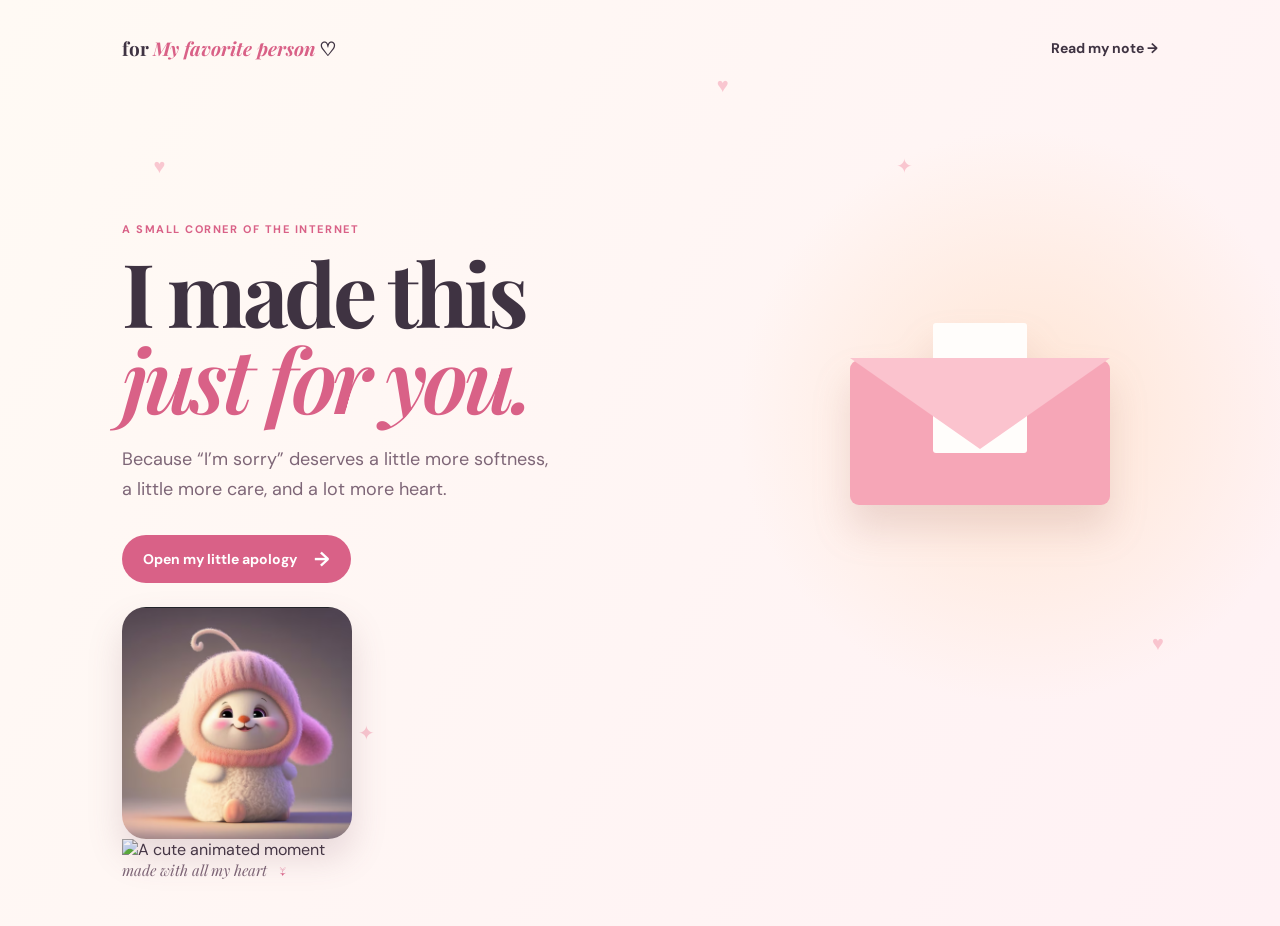
<file: index.html>
<!doctype html>
<html lang="en">
  <head>
    <meta charset="UTF-8" />
    <meta name="viewport" content="width=device-width, initial-scale=1.0" />
    <title>A little note for you</title>
    <link rel="preconnect" href="https://fonts.googleapis.com" />
    <link rel="preconnect" href="https://fonts.gstatic.com" crossorigin />
    <link href="https://fonts.googleapis.com/css2?family=DM+Sans:wght@400;500;700&family=Playfair+Display:ital,wght@0,600;0,700;1,600&display=swap" rel="stylesheet" />
    <link rel="stylesheet" href="assets/style.css" />
  </head>
  <body class="home-page">
    <div class="sky" aria-hidden="true"><span>♥</span><span>✦</span><span>♥</span><span>✦</span><span>♥</span></div>
    <main class="hero wrap">
      <nav><a class="brand" href="index.html">for <span data-recipient>you</span> ♡</a><a href="apology.html" class="nav-link">Read my note →</a></nav>
      <section class="hero-copy">
        <p class="eyebrow">A small corner of the internet</p>
        <h1>I made this<br /><em>just for you.</em></h1>
        <p class="intro">Because “I’m sorry” deserves a little more softness, a little more care, and a lot more heart.</p>
        <a class="button button-primary" href="apology.html">Open my little apology <span>→</span></a>
        <img src="assets/images/cute-bunny.png" alt="A cute little bunny" style="display:block;width:min(230px,56vw);margin:24px 0 0;border-radius:24px;box-shadow:0 18px 35px rgba(120,75,93,.18);" />
      </section>
      <div class="love-letter" aria-label="Animated envelope with a heart">
        <div class="letter-heart">♥</div><div class="envelope-flap"></div><div class="envelope-body"></div>
      </div>
      <img class="optional-gif" data-optional-gif alt="A cute animated moment" />
      <p class="scroll-hint">made with all my heart <span>↓</span></p>
    </main>
    <script src="assets/config.js"></script><script src="assets/site.js"></script>
  </body>
</html>
</file>
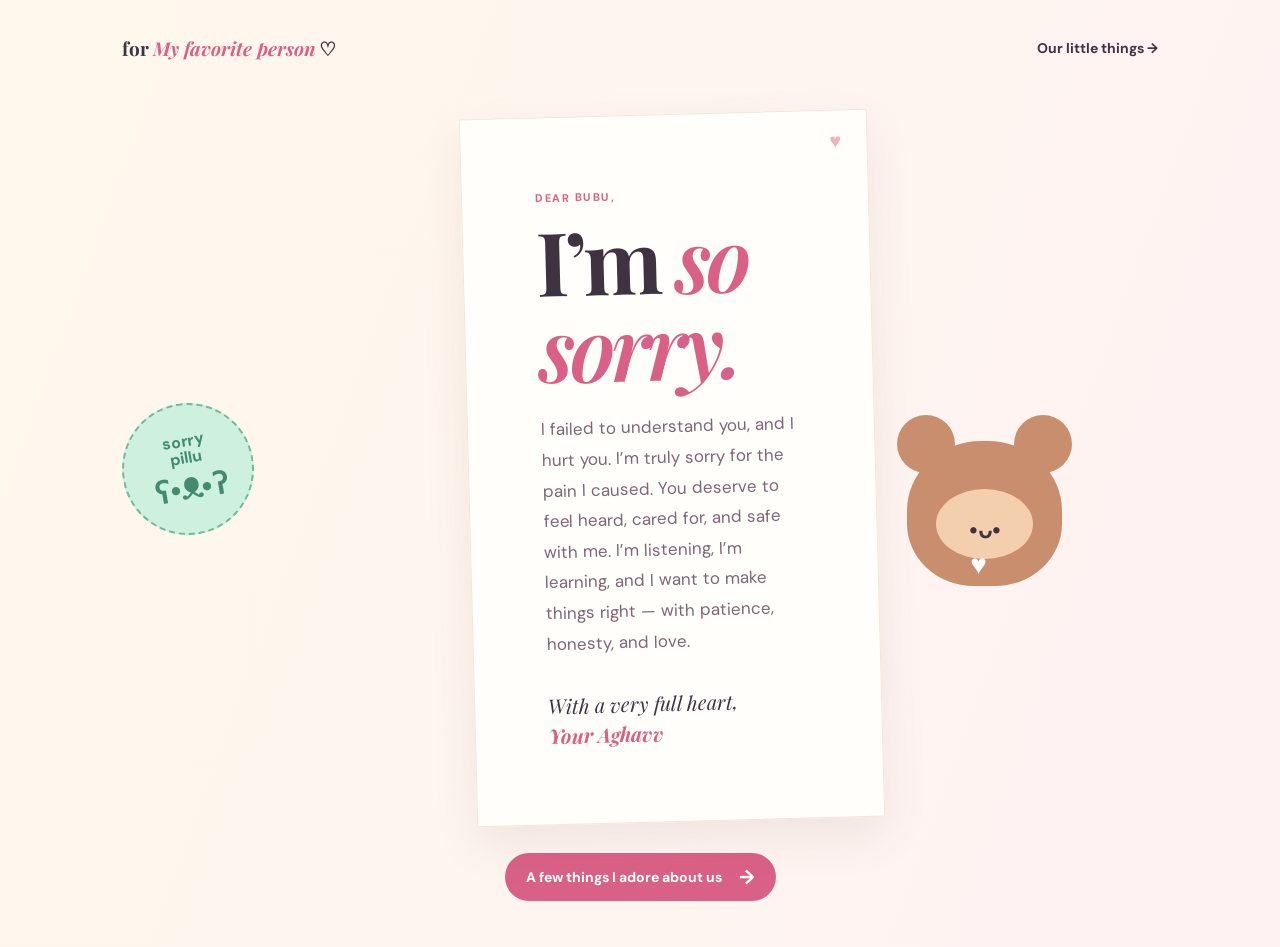
<file: apology.html>
<!doctype html>
<html lang="en"><head><meta charset="UTF-8" /><meta name="viewport" content="width=device-width, initial-scale=1.0" /><title>I'm sorry</title><link rel="preconnect" href="https://fonts.googleapis.com" /><link rel="preconnect" href="https://fonts.gstatic.com" crossorigin /><link href="https://fonts.googleapis.com/css2?family=DM+Sans:wght@400;500;700&family=Playfair+Display:ital,wght@0,600;0,700;1,600&display=swap" rel="stylesheet" /><link rel="stylesheet" href="assets/style.css" /></head>
<body class="paper-page"><main class="wrap"><nav><a class="brand" href="index.html">for <span data-recipient>you</span> ♡</a><a href="memories.html" class="nav-link">Our little things →</a></nav><section class="note-layout"><div class="sticker sticker-left">sorry<br />pillu <span>ʕ•ᴥ•ʔ</span></div><article class="apology-note"><p class="eyebrow">Dear Bubu,</p><h1>I’m <em>so sorry.</em></h1><div class="note-message" data-apology-message>I know I hurt you, and I wish I could take that moment back. You deserve patience, honesty, and a love that feels safe. I’m listening, I’m learning, and I care about making things right.</div><p class="signature">With a very full heart,<br /><strong data-sender>Your name</strong></p></article><div class="bear" aria-hidden="true"><span class="bear-ear left"></span><span class="bear-ear right"></span><span class="bear-face">•ᴗ•</span><span class="bear-heart">♥</span></div></section><div class="next-row"><a class="button button-primary" href="memories.html">A few things I adore about us <span>→</span></a></div></main><script src="assets/config.js"></script><script src="assets/site.js"></script></body></html>
</file>
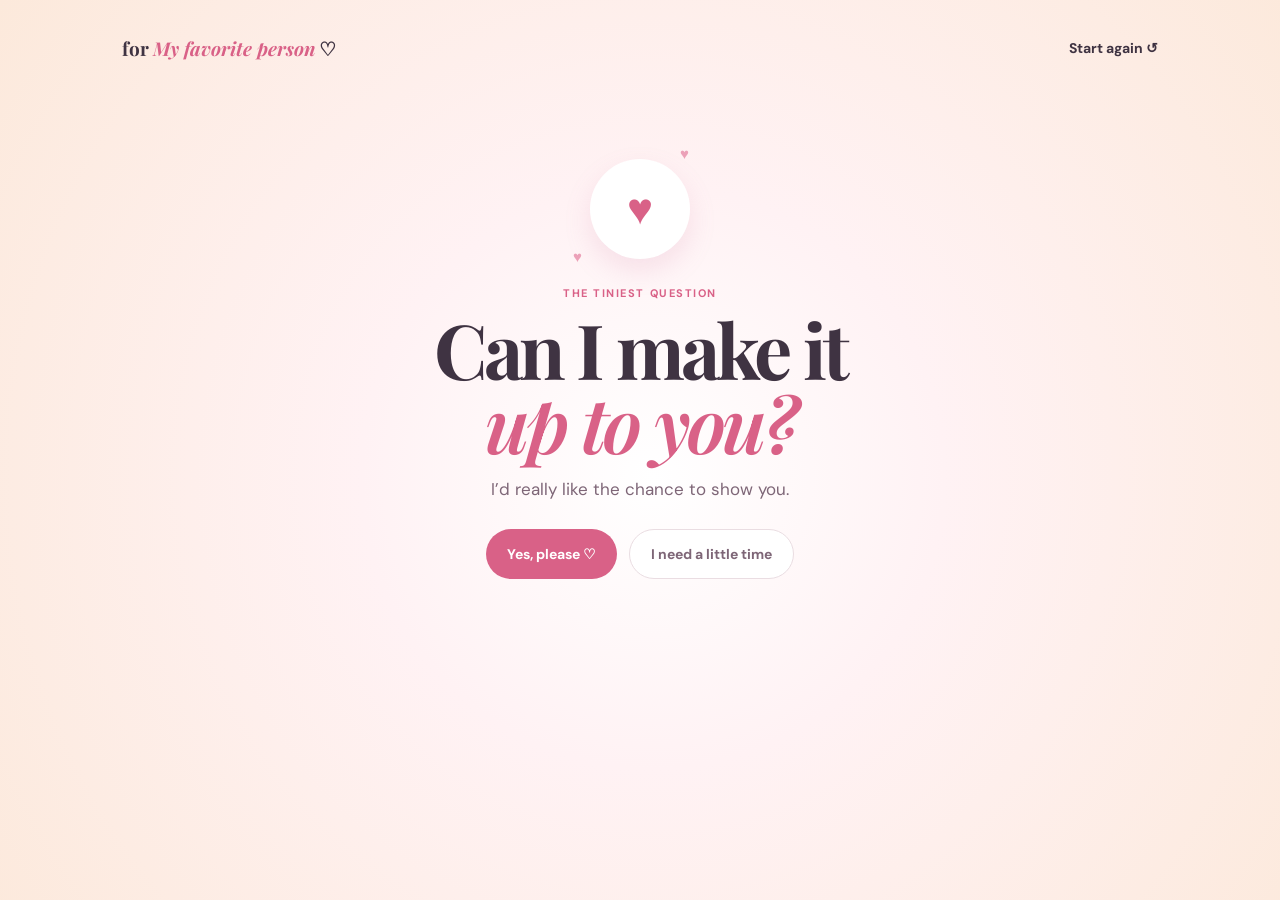
<file: forgive.html>
<!doctype html>
<html lang="en"><head><meta charset="UTF-8" /><meta name="viewport" content="width=device-width, initial-scale=1.0" /><title>Can we try?</title><link rel="preconnect" href="https://fonts.googleapis.com" /><link rel="preconnect" href="https://fonts.gstatic.com" crossorigin /><link href="https://fonts.googleapis.com/css2?family=DM+Sans:wght@400;500;700&family=Playfair+Display:ital,wght@0,600;0,700;1,600&display=swap" rel="stylesheet" /><link rel="stylesheet" href="assets/style.css" /></head>
<body class="final-page"><main class="wrap final"><nav><a class="brand" href="index.html">for <span data-recipient>you</span> ♡</a><a href="index.html" class="nav-link">Start again ↺</a></nav><section class="final-card" id="question"><div class="heart-orbit">♥<i>♥</i><b>♥</b></div><p class="eyebrow">The tiniest question</p><h1>Can I make it<br /><em>up to you?</em></h1><p>I’d really like the chance to show you.</p><div class="choice-buttons"><button class="button button-primary" id="yes-button">Yes, please ♡</button><button class="button button-ghost" id="not-yet-button">I need a little time</button></div><p class="tiny-note" id="choice-note" aria-live="polite"></p></section></main><div class="confetti" aria-hidden="true"></div><script src="assets/config.js"></script><script src="assets/site.js"></script></body></html>
</file>
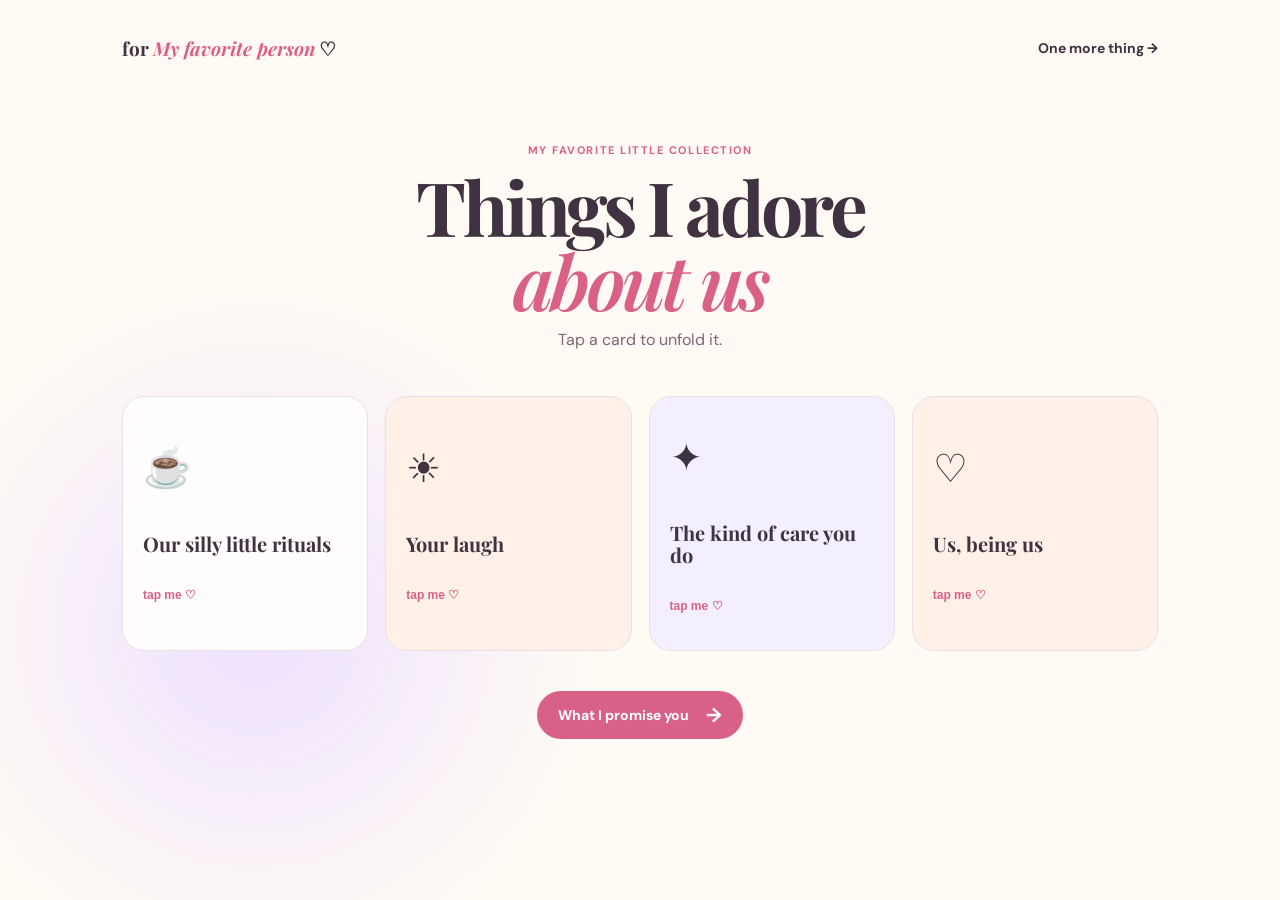
<file: memories.html>
<!doctype html>
<html lang="en"><head><meta charset="UTF-8" /><meta name="viewport" content="width=device-width, initial-scale=1.0" /><title>Things I adore</title><link rel="preconnect" href="https://fonts.googleapis.com" /><link rel="preconnect" href="https://fonts.gstatic.com" crossorigin /><link href="https://fonts.googleapis.com/css2?family=DM+Sans:wght@400;500;700&family=Playfair+Display:ital,wght@0,600;0,700;1,600&display=swap" rel="stylesheet" /><link rel="stylesheet" href="assets/style.css" /></head>
<body class="memories-page"><main class="wrap"><nav><a class="brand" href="index.html">for <span data-recipient>you</span> ♡</a><a href="promise.html" class="nav-link">One more thing →</a></nav><header class="center-heading"><p class="eyebrow">My favorite little collection</p><h1>Things I adore<br /><em>about us</em></h1><p>Tap a card to unfold it.</p></header><section class="memory-grid" data-memory-grid></section><div class="next-row"><a class="button button-primary" href="promise.html">What I promise you <span>→</span></a></div></main><script src="assets/config.js"></script><script src="assets/site.js"></script></body></html>
</file>
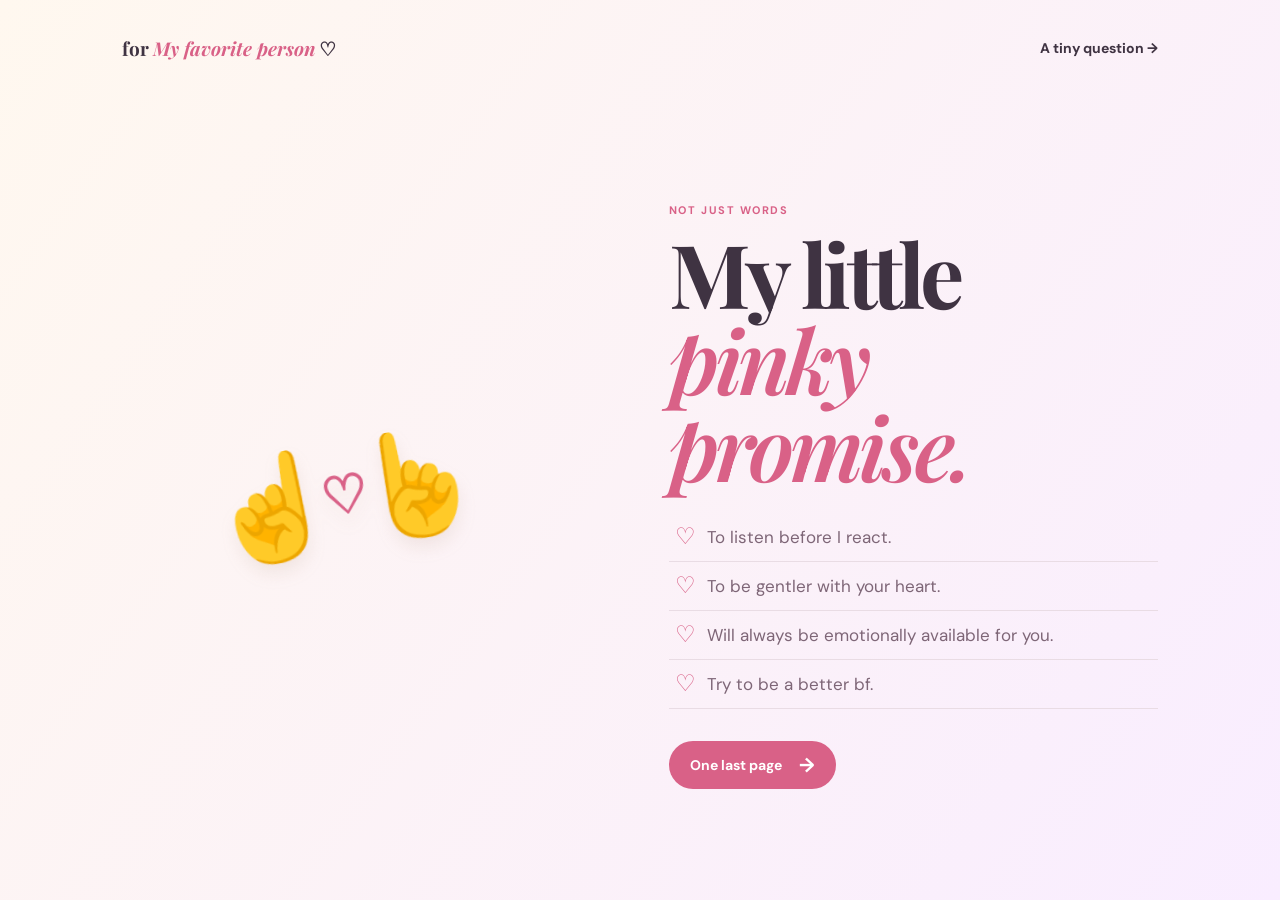
<file: promise.html>
<!doctype html>
<html lang="en"><head><meta charset="UTF-8" /><meta name="viewport" content="width=device-width, initial-scale=1.0" /><title>A pinky promise</title><link rel="preconnect" href="https://fonts.googleapis.com" /><link rel="preconnect" href="https://fonts.gstatic.com" crossorigin /><link href="https://fonts.googleapis.com/css2?family=DM+Sans:wght@400;500;700&family=Playfair+Display:ital,wght@0,600;0,700;1,600&display=swap" rel="stylesheet" /><link rel="stylesheet" href="assets/style.css" /></head>
<body class="promise-page"><main class="wrap"><nav><a class="brand" href="index.html">for <span data-recipient>you</span> ♡</a><a href="forgive.html" class="nav-link">A tiny question →</a></nav><section class="promise-layout"><div class="pinky" aria-hidden="true"><span>☝</span><b>♡</b><span>☝</span></div><div><p class="eyebrow">Not just words</p><h1>My little<br /><em>pinky promise.</em></h1><ul class="promise-list" data-promises></ul><a class="button button-primary" href="forgive.html">One last page <span>→</span></a></div></section></main><script src="assets/config.js"></script><script src="assets/site.js"></script></body></html>
</file>
<file: assets/style.css>
:root{--ink:#3f3342;--muted:#7e6677;--paper:#fffaf4;--pink:#ef8faa;--pink-dark:#d96187;--peach:#ffd8be;--lav:#e8dbf7;--mint:#cdf0df;--line:#eadde2}*{box-sizing:border-box}html{min-height:100%;background:var(--paper)}body{margin:0;min-height:100vh;color:var(--ink);font-family:'DM Sans',sans-serif;background:var(--paper);overflow-x:hidden}.wrap{max-width:1120px;margin:auto;padding:0 42px}nav{height:96px;display:flex;align-items:center;justify-content:space-between}.brand{font-family:'Playfair Display',serif;font-weight:700;font-size:19px;color:var(--ink);text-decoration:none}.brand span{color:var(--pink-dark);font-style:italic}.nav-link{color:var(--ink);font-size:14px;font-weight:700;text-decoration:none;transition:.2s}.nav-link:hover{color:var(--pink-dark);transform:translateX(3px)}h1{font-family:'Playfair Display',serif;font-size:clamp(48px,7vw,88px);line-height:.98;letter-spacing:-.05em;margin:13px 0 24px}h1 em{color:var(--pink-dark);font-weight:600}.eyebrow{text-transform:uppercase;letter-spacing:.14em;font-size:11px;font-weight:700;color:var(--pink-dark);margin:0}.button{border:0;cursor:pointer;display:inline-flex;align-items:center;gap:17px;padding:15px 21px;border-radius:100px;font:700 14px 'DM Sans',sans-serif;text-decoration:none;transition:transform .2s,box-shadow .2s}.button:hover{transform:translateY(-3px);box-shadow:0 10px 20px #be6a8533}.button-primary{color:#fff;background:var(--pink-dark)}.button-primary span{font-size:20px;line-height:10px}.button-ghost{background:#fff;color:var(--muted);border:1px solid var(--line)}.home-page{background:radial-gradient(circle at 80% 45%,#ffe5d3 0,transparent 25%),linear-gradient(120deg,#fffaf4,#fff1f4)}.hero{min-height:100vh;position:relative;display:flex;flex-direction:column}.hero-copy{margin-top:clamp(70px,14vh,140px);max-width:570px;z-index:1}.intro{font-size:18px;color:var(--muted);max-width:440px;line-height:1.65;margin:0 0 30px}.love-letter{position:absolute;right:90px;top:34%;width:260px;height:190px;filter:drop-shadow(0 24px 18px #9d6a6530);animation:float 3.5s ease-in-out infinite}.envelope-body{position:absolute;bottom:0;width:100%;height:145px;background:#f6a6b7;border-radius:9px}.envelope-flap{position:absolute;z-index:2;bottom:56px;left:0;border-left:130px solid transparent;border-right:130px solid transparent;border-top:91px solid #fbc3ce;transform-origin:top;animation:flap 3.5s ease-in-out infinite}.letter-heart{z-index:1;position:absolute;left:83px;top:8px;width:94px;height:130px;background:#fffdfb;text-align:center;padding-top:44px;font-size:42px;color:var(--pink-dark);border-radius:3px;animation:letter 3.5s ease-in-out infinite}.sky span{position:absolute;color:#f5a0b3;opacity:.55;font-size:20px;animation:drift 8s infinite ease-in-out}.sky span:nth-child(1){left:12%;top:17%}.sky span:nth-child(2){left:70%;top:17%;animation-delay:-3s}.sky span:nth-child(3){left:90%;top:70%;animation-delay:-1s}.sky span:nth-child(4){left:28%;top:80%;animation-delay:-5s}.sky span:nth-child(5){left:56%;top:8%;animation-delay:-7s}.scroll-hint{margin-top:auto;padding-bottom:31px;color:var(--muted);font:italic 15px 'Playfair Display',serif}.scroll-hint span{margin-left:8px;color:var(--pink-dark)}.paper-page{background:linear-gradient(110deg,#fff8ec,#fef2f3)}.note-layout{display:grid;grid-template-columns:1fr 1.3fr .8fr;align-items:center;min-height:calc(100vh - 155px);gap:32px}.apology-note{background:#fffefa;padding:clamp(35px,6vw,73px);box-shadow:0 18px 45px #765a4c1a;transform:rotate(-1.5deg);border:1px solid #f4e6d7;position:relative}.apology-note:after{content:'♥';position:absolute;right:25px;top:17px;color:#f1b0ba;font-size:20px}.note-message{color:var(--muted);font-size:17px;line-height:1.8;white-space:pre-line}.signature{font:italic 20px/1.5 'Playfair Display',serif;margin:32px 0 0}.signature strong{color:var(--pink-dark)}.sticker{background:var(--mint);border:2px dashed #74b99b;padding:18px 14px;border-radius:50%;width:132px;height:132px;text-align:center;display:grid;place-content:center;transform:rotate(-10deg);font-weight:700;color:#438b70;line-height:1.05}.sticker span{font-size:30px;margin-top:6px}.bear{width:155px;height:145px;background:#c98e6d;border-radius:48% 48% 43% 43%;position:relative;margin-top:90px;animation:bob 2.5s ease-in-out infinite}.bear-ear{width:58px;height:58px;background:#c98e6d;border-radius:50%;position:absolute;top:-26px}.bear-ear.left{left:-10px}.bear-ear.right{right:-10px}.bear-face{display:block;background:#f4cfad;width:97px;height:70px;border-radius:50%;position:absolute;left:29px;top:48px;text-align:center;padding-top:26px;font-weight:700;font-size:23px}.bear-heart{color:#fff;position:absolute;left:63px;top:105px;font-size:28px}.next-row{text-align:center;padding:12px 0 46px}.memories-page{background:radial-gradient(circle at 20% 70%,#ede1ff 0,transparent 28%),#fffaf4}.center-heading{text-align:center;padding:47px 0 22px}.center-heading h1{font-size:clamp(45px,6.4vw,75px);margin-bottom:12px}.center-heading>p:last-child{color:var(--muted);margin:0}.memory-grid{display:grid;grid-template-columns:repeat(4,1fr);gap:17px;margin:24px 0 28px}.memory-card{min-height:255px;border:1px solid #eadfe7;border-radius:22px;background:#fffdfb;padding:25px 20px;text-align:left;color:var(--ink);cursor:pointer;animation:appear .5s both;animation-delay:var(--delay);transition:transform .25s,background .25s}.memory-card:hover{transform:translateY(-7px)}.memory-card:nth-child(2n){background:#fff1e7}.memory-card:nth-child(3n){background:#f4efff}.memory-icon{display:block;font-size:39px;margin-bottom:42px}.memory-card strong{font:700 20px/1.1 'Playfair Display',serif;display:block}.memory-card small{display:block;color:var(--muted);font-size:14px;line-height:1.55;margin-top:14px;max-height:0;overflow:hidden;opacity:0;transition:.3s}.memory-card.open small{max-height:120px;opacity:1}.tap{display:block;color:var(--pink-dark);font-size:12px;font-weight:bold;margin-top:19px}.promise-page{background:linear-gradient(125deg,#fff8ef,#f9edff)}.promise-layout{min-height:calc(100vh - 100px);display:grid;grid-template-columns:1fr 1.1fr;gap:8vw;align-items:center}.pinky{font-size:100px;display:flex;align-items:center;justify-content:center;gap:0;transform:rotate(-10deg);filter:drop-shadow(0 10px 8px #a77c6720);animation:float 3s ease-in-out infinite}.pinky span:last-child{transform:scaleX(-1)}.pinky b{color:var(--pink-dark);font-size:52px;margin:0 -9px;z-index:1;animation:pulse 1.5s infinite}.promise-list{list-style:none;padding:0;margin:24px 0 32px}.promise-list li{padding:13px 0 13px 38px;border-bottom:1px solid #e9dce4;color:var(--muted);font-size:17px;position:relative}.promise-list li:before{content:'♡';position:absolute;left:6px;color:var(--pink-dark);font-size:23px;top:8px}.final-page{background:radial-gradient(circle at 51% 53%,#fff 0,#fff2f4 36%,#fce9db 100%)}.final{min-height:100vh}.final-card{text-align:center;max-width:650px;margin:7vh auto 0}.final-card h1{font-size:clamp(48px,7vw,76px);margin:12px 0}.final-card>p:not(.eyebrow):not(.tiny-note){color:var(--muted);font-size:17px}.choice-buttons{display:flex;gap:12px;justify-content:center;flex-wrap:wrap;margin:29px 0 16px}.tiny-note{min-height:24px;color:var(--pink-dark);font-weight:700}.heart-orbit{width:100px;height:100px;border-radius:50%;background:#fff;box-shadow:0 12px 27px #cd799f2b;margin:0 auto 27px;display:grid;place-items:center;color:var(--pink-dark);font-size:44px;position:relative;animation:pulse 2s infinite}.heart-orbit i,.heart-orbit b{font-style:normal;font-size:15px;position:absolute;color:#eca1b8}.heart-orbit i{top:-15px;right:1px}.heart-orbit b{bottom:-8px;left:-17px}.confetti{position:fixed;inset:0;pointer-events:none;opacity:0;transition:.4s;background:radial-gradient(circle at 20% 20%,#f486a7 0 5px,transparent 6px),radial-gradient(circle at 80% 25%,#ffd165 0 4px,transparent 5px),radial-gradient(circle at 13% 75%,#b89aed 0 5px,transparent 6px),radial-gradient(circle at 90% 83%,#83d6b0 0 5px,transparent 6px)}.celebrate .confetti{opacity:1;animation:confetti .8s ease-out}.celebrate .heart-orbit{animation:pop .6s ease-out}.celebrate .final-card{animation:tinyshake .4s}.celebrate .button-primary{background:#b74f77}@keyframes float{50%{transform:translateY(-15px) rotate(2deg)}}@keyframes flap{40%,60%{transform:rotateX(35deg)}}@keyframes letter{40%,60%{transform:translateY(-36px)}}@keyframes drift{50%{transform:translateY(-23px) rotate(20deg)}}@keyframes bob{50%{transform:translateY(-10px)}}@keyframes pulse{50%{transform:scale(1.1)}}@keyframes appear{from{opacity:0;transform:translateY(20px)}to{opacity:1;transform:none}}@keyframes confetti{from{transform:scale(.3);opacity:0}to{transform:scale(1.05);opacity:1}}@keyframes pop{50%{transform:scale(1.25)}}@keyframes tinyshake{25%{transform:rotate(1deg)}75%{transform:rotate(-1deg)}}@media(max-width:760px){.wrap{padding:0 23px}nav{height:76px}.nav-link{font-size:12px}.hero-copy{margin-top:11vh}.love-letter{width:190px;height:145px;right:5%;top:auto;bottom:11%}.envelope-body{height:106px}.envelope-flap{bottom:41px;border-left-width:95px;border-right-width:95px;border-top-width:67px}.letter-heart{left:60px;width:70px;height:95px;padding-top:28px;font-size:32px}.scroll-hint{display:none}.note-layout{grid-template-columns:1fr;gap:20px;padding-top:45px}.sticker{display:none}.bear{margin:0 auto 25px;transform:scale(.75)}.apology-note{padding:37px 29px}.memory-grid{grid-template-columns:repeat(2,1fr);gap:11px}.memory-card{min-height:205px;padding:19px 15px}.memory-icon{margin-bottom:24px}.promise-layout{grid-template-columns:1fr;gap:0;text-align:center;padding:50px 0}.pinky{font-size:74px}.promise-list{text-align:left}.final-card{margin-top:11vh}.final-card h1{font-size:53px}}@media(max-width:400px){.memory-grid{grid-template-columns:1fr}.love-letter{right:20px;bottom:7%}}
</file>
